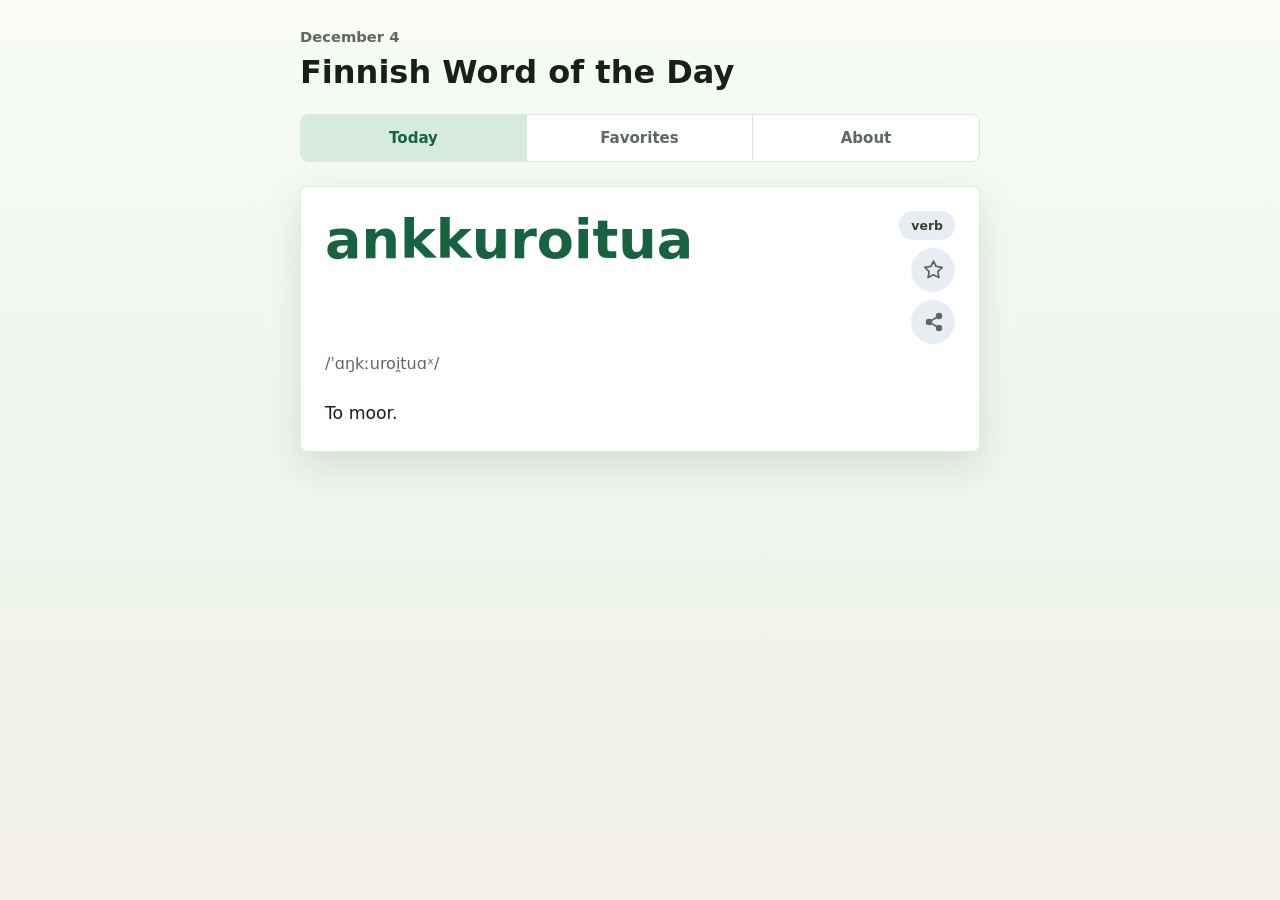
<file: index.html>
<!doctype html>
<html lang="en">
  <head>
    <meta charset="utf-8">
    <meta name="viewport" content="width=device-width, initial-scale=1, viewport-fit=cover">
    <meta name="theme-color" content="#f8fbf6">
    <meta name="apple-mobile-web-app-capable" content="yes">
    <meta name="apple-mobile-web-app-title" content="Finnish Word">
    <meta name="apple-mobile-web-app-status-bar-style" content="default">
    <title>Finnish Word of the Day</title>
    <link rel="manifest" href="manifest.webmanifest">
    <link rel="apple-touch-icon" href="web/icons/icon-180.png">
    <link rel="icon" sizes="192x192" href="web/icons/icon-192.png">
    <link rel="stylesheet" href="styles.css">
  </head>
  <body>
    <main class="app-shell">
      <header class="app-header">
        <p id="dateLabel" class="date-label"></p>
        <h1>Finnish Word of the Day</h1>
      </header>

      <nav class="tabs" aria-label="Sections">
        <button class="tab-button active" type="button" data-tab="today">Today</button>
        <button class="tab-button" type="button" data-tab="favorites">Favorites</button>
        <button class="tab-button" type="button" data-tab="about">About</button>
      </nav>

      <section id="todayPanel" class="panel active" aria-labelledby="todayTab">
        <article id="dailyCard" class="word-card loading-card">
          <p>Loading...</p>
        </article>
      </section>

      <section id="favoritesPanel" class="panel" aria-labelledby="favoritesTab">
        <div id="favoritesList" class="favorites-list"></div>
      </section>

      <section id="aboutPanel" class="panel" aria-labelledby="aboutTab">
        <article class="info-card">
          <h2>About</h2>
          <p>Finnish Word of the Day is an offline vocabulary app by Valkotassu.</p>
          <h3>Dictionary Data</h3>
          <p>Definitions, pronunciations, and examples are derived from Wiktionary contributors via Kaikki.org/Wiktextract.</p>
          <h3>Privacy</h3>
          <p>The app does not collect personal data. Favorites are stored locally on this device.</p>
          <a href="privacy.html">Privacy policy</a>
        </article>
      </section>
    </main>

    <script src="web/app.js" defer></script>
  </body>
</html>
</file>
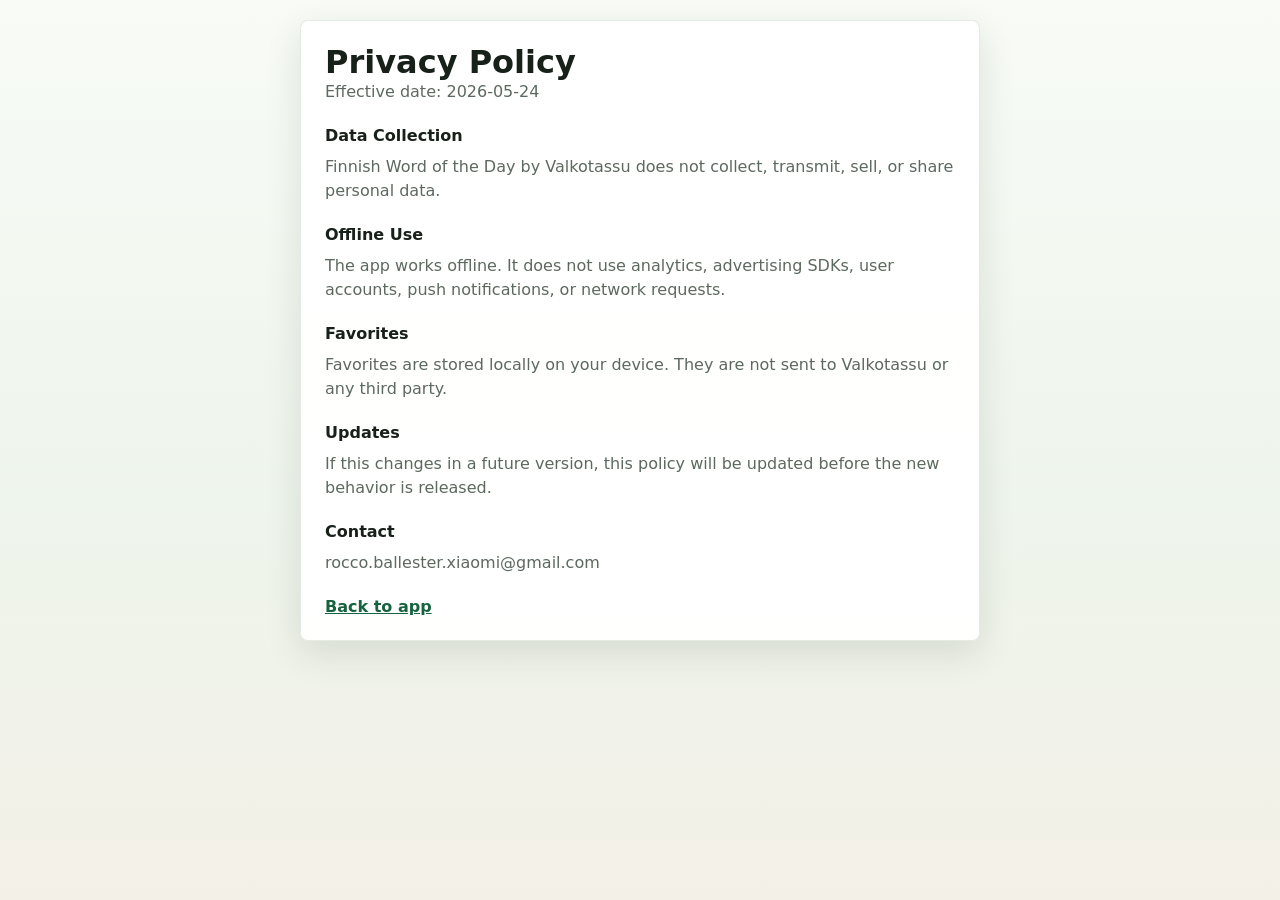
<file: privacy.html>
<!doctype html>
<html lang="en">
  <head>
    <meta charset="utf-8">
    <meta name="viewport" content="width=device-width, initial-scale=1">
    <meta name="theme-color" content="#f8fbf6">
    <title>Privacy Policy - Finnish Word of the Day</title>
    <link rel="stylesheet" href="styles.css">
  </head>
  <body>
    <main class="app-shell">
      <article class="info-card">
        <h1>Privacy Policy</h1>
        <p>Effective date: 2026-05-24</p>
        <h3>Data Collection</h3>
        <p>Finnish Word of the Day by Valkotassu does not collect, transmit, sell, or share personal data.</p>
        <h3>Offline Use</h3>
        <p>The app works offline. It does not use analytics, advertising SDKs, user accounts, push notifications, or network requests.</p>
        <h3>Favorites</h3>
        <p>Favorites are stored locally on your device. They are not sent to Valkotassu or any third party.</p>
        <h3>Updates</h3>
        <p>If this changes in a future version, this policy will be updated before the new behavior is released.</p>
        <h3>Contact</h3>
        <p>rocco.ballester.xiaomi@gmail.com</p>
        <a href="./">Back to app</a>
      </article>
    </main>
  </body>
</html>
</file>
<file: styles.css>
:root {
  color-scheme: light;
  --bg: #f8fbf6;
  --bg-soft: #eef5ec;
  --surface: rgba(255, 255, 255, 0.94);
  --surface-strong: #ffffff;
  --text: #18201a;
  --muted: #5c695f;
  --primary: #17633f;
  --primary-soft: #d7eadf;
  --secondary-soft: #e8edf3;
  --line: #dce6dd;
  --shadow: 0 12px 36px rgba(22, 39, 28, 0.12);
}

* {
  box-sizing: border-box;
}

body {
  margin: 0;
  min-height: 100vh;
  background:
    linear-gradient(180deg, var(--bg) 0%, var(--bg-soft) 56%, #f3f0e7 100%);
  color: var(--text);
  font-family: system-ui, -apple-system, BlinkMacSystemFont, "Segoe UI", sans-serif;
  letter-spacing: 0;
}

button,
a {
  -webkit-tap-highlight-color: transparent;
}

.app-shell {
  width: 100%;
  max-width: 720px;
  min-height: 100vh;
  margin: 0 auto;
  padding: calc(20px + env(safe-area-inset-top)) 20px calc(24px + env(safe-area-inset-bottom));
  touch-action: pan-y;
}

.app-header {
  padding-top: 8px;
}

.date-label {
  margin: 0 0 10px;
  color: var(--muted);
  font-size: 0.92rem;
  font-weight: 700;
}

h1 {
  margin: 0;
  color: var(--text);
  font-size: clamp(1.45rem, 8vw, 2rem);
  font-weight: 760;
  line-height: 1.1;
}

.birthday-button {
  position: fixed;
  left: 50%;
  bottom: calc(18px + env(safe-area-inset-bottom));
  z-index: 18;
  display: inline-flex;
  align-items: center;
  justify-content: center;
  width: 52px;
  height: 52px;
  transform: translateX(-50%);
  border: 1px solid rgba(220, 230, 221, 0.9);
  border-radius: 50%;
  background: var(--surface);
  color: var(--primary);
  box-shadow: 0 14px 32px rgba(22, 39, 28, 0.18);
  padding: 0;
}

.cake-icon {
  width: 29px;
  height: 29px;
  display: block;
}

.cake-fill,
.cake-flame {
  fill: currentColor;
}

.cake-flame {
  color: #f0b429;
}

.cake-line {
  fill: none;
  stroke: currentColor;
  stroke-linecap: round;
  stroke-linejoin: round;
  stroke-width: 1.7;
}

.birthday-message {
  position: fixed;
  left: 50%;
  bottom: calc(82px + env(safe-area-inset-bottom));
  z-index: 20;
  max-width: min(calc(100vw - 32px), 420px);
  transform: translate(-50%, 12px) scale(0.96);
  border: 1px solid rgba(220, 230, 221, 0.9);
  border-radius: 8px;
  background: rgba(255, 255, 255, 0.96);
  box-shadow: 0 18px 44px rgba(22, 39, 28, 0.18);
  color: var(--primary);
  font-size: 1.08rem;
  font-weight: 780;
  line-height: 1.25;
  opacity: 0;
  padding: 14px 18px;
  pointer-events: none;
  text-align: center;
  transition:
    opacity 180ms ease,
    transform 180ms ease;
}

.birthday-message.show {
  opacity: 1;
  transform: translate(-50%, 0) scale(1);
}

.confetti-layer {
  position: fixed;
  inset: 0;
  z-index: 19;
  overflow: hidden;
  pointer-events: none;
}

.confetti-piece {
  position: absolute;
  top: -18px;
  left: var(--x);
  width: 8px;
  height: 14px;
  border-radius: 2px;
  background: var(--color);
  opacity: 0.92;
  transform: translateY(-18px) rotate(0deg);
  animation: confettiFall var(--duration) var(--delay) cubic-bezier(0.19, 0.72, 0.32, 1) forwards;
}

.confetti-piece:nth-child(3n) {
  width: 10px;
  height: 10px;
  border-radius: 50%;
}

.confetti-piece:nth-child(4n) {
  width: 6px;
  height: 18px;
}

@keyframes confettiFall {
  to {
    transform: translate(var(--drift), 108vh) rotate(var(--spin));
  }
}

.tabs {
  display: grid;
  grid-template-columns: repeat(3, minmax(0, 1fr));
  gap: 0;
  margin: 24px 0;
  overflow: hidden;
  border: 1px solid var(--line);
  border-radius: 8px;
  background: var(--surface);
}

.tab-button {
  min-height: 46px;
  border: 0;
  border-right: 1px solid var(--line);
  background: transparent;
  color: var(--muted);
  font: inherit;
  font-size: 0.94rem;
  font-weight: 720;
}

.tab-button:last-child {
  border-right: 0;
}

.tab-button.active {
  background: var(--primary-soft);
  color: var(--primary);
}

.panel {
  display: none;
}

.panel.active {
  display: block;
}

.panel.panel-from-right {
  animation: panelFromRight 180ms ease-out;
}

.panel.panel-from-left {
  animation: panelFromLeft 180ms ease-out;
}

@keyframes panelFromRight {
  from {
    opacity: 0;
    transform: translateX(18px);
  }

  to {
    opacity: 1;
    transform: translateX(0);
  }
}

@keyframes panelFromLeft {
  from {
    opacity: 0;
    transform: translateX(-18px);
  }

  to {
    opacity: 1;
    transform: translateX(0);
  }
}

@media (prefers-reduced-motion: reduce) {
  .panel.panel-from-right,
  .panel.panel-from-left {
    animation: none;
  }

  .confetti-piece {
    animation-duration: 1ms;
  }
}

.word-card,
.info-card,
.favorite-card {
  border: 1px solid rgba(220, 230, 221, 0.8);
  border-radius: 8px;
  background: var(--surface);
  box-shadow: var(--shadow);
}

.word-card,
.info-card {
  padding: 24px;
}

.loading-card {
  color: var(--muted);
}

.word-topline {
  display: flex;
  align-items: flex-start;
  justify-content: space-between;
  gap: 16px;
}

.word-title {
  flex: 1 1 auto;
  min-width: 0;
  margin: 0;
  overflow: hidden;
  color: var(--primary);
  font-size: clamp(2.1rem, 12vw, 3.4rem);
  font-weight: 780;
  line-height: 1.08;
  padding-bottom: 0.06em;
  white-space: nowrap;
}

.word-actions {
  display: flex;
  flex-direction: column;
  align-items: flex-end;
  gap: 8px;
  flex: 0 0 auto;
}

.pos-pill {
  border-radius: 999px;
  background: var(--secondary-soft);
  color: #344236;
  padding: 7px 12px;
  font-size: 0.78rem;
  font-weight: 760;
}

.icon-button {
  display: inline-flex;
  align-items: center;
  justify-content: center;
  width: 44px;
  height: 44px;
  border: 0;
  border-radius: 50%;
  background: var(--secondary-soft);
  color: var(--muted);
  font-size: 1.45rem;
  font-weight: 750;
  line-height: 1;
  padding: 0;
}

.icon-button.active {
  background: var(--primary-soft);
  color: var(--primary);
}

.share-icon {
  width: 24px;
  height: 24px;
  display: block;
}

.favorite-icon {
  width: 25px;
  height: 25px;
  display: block;
  transform: translateY(-0.5px);
}

.favorite-icon path {
  fill: currentColor;
  stroke: currentColor;
  stroke-linejoin: round;
  stroke-width: 1.7;
}

.icon-button:not(.active) .favorite-icon path {
  fill: none;
}

.share-icon circle {
  fill: currentColor;
}

.share-icon-line {
  fill: none;
  stroke: currentColor;
  stroke-linecap: round;
  stroke-width: 1.8;
}

.ipa {
  margin: 10px 0 0;
  color: var(--muted);
  font-size: 1rem;
}

.definitions,
.example {
  margin-top: 28px;
}

.definition {
  margin: 0;
  color: var(--text);
  font-size: 1.08rem;
  line-height: 1.48;
}

.definition + .definition {
  margin-top: 14px;
}

.section-label {
  margin: 0 0 8px;
  color: var(--muted);
  font-size: 0.82rem;
  font-weight: 780;
  text-transform: uppercase;
}

.example-text {
  margin: 0;
  color: var(--text);
  font-size: 1.06rem;
  line-height: 1.45;
}

.example-translation {
  margin: 6px 0 0;
  color: var(--muted);
  line-height: 1.45;
}

.favorites-list {
  display: grid;
  gap: 12px;
}

.favorite-card {
  display: flex;
  align-items: flex-start;
  justify-content: space-between;
  gap: 14px;
  padding: 18px;
}

.favorite-card h2 {
  margin: 0;
  overflow-wrap: anywhere;
  color: var(--primary);
  font-size: 1.28rem;
  line-height: 1.15;
}

.favorite-card .part {
  margin: 5px 0 10px;
  color: var(--muted);
  font-size: 0.82rem;
  font-weight: 760;
}

.favorite-card p:last-child {
  margin: 0;
  color: var(--text);
  line-height: 1.4;
}

.empty-card {
  padding: 24px;
  border: 1px solid rgba(220, 230, 221, 0.8);
  border-radius: 8px;
  background: var(--surface);
  color: var(--muted);
  box-shadow: var(--shadow);
}

.empty-card h2,
.info-card h2,
.info-card h3 {
  margin: 0 0 10px;
  color: var(--text);
}

.info-card h3 {
  margin-top: 22px;
  font-size: 1rem;
}

.info-card p {
  margin: 0;
  color: var(--muted);
  line-height: 1.5;
}

.info-card a {
  display: inline-block;
  margin-top: 22px;
  color: var(--primary);
  font-weight: 750;
}

@media (max-width: 420px) {
  .app-shell {
    padding-left: 16px;
    padding-right: 16px;
  }

  .word-card,
  .info-card {
    padding: 20px;
  }

  .word-topline {
    display: grid;
    gap: 12px;
  }

  .word-actions {
    flex-direction: row;
    align-items: center;
    justify-content: flex-start;
  }
}
</file>
